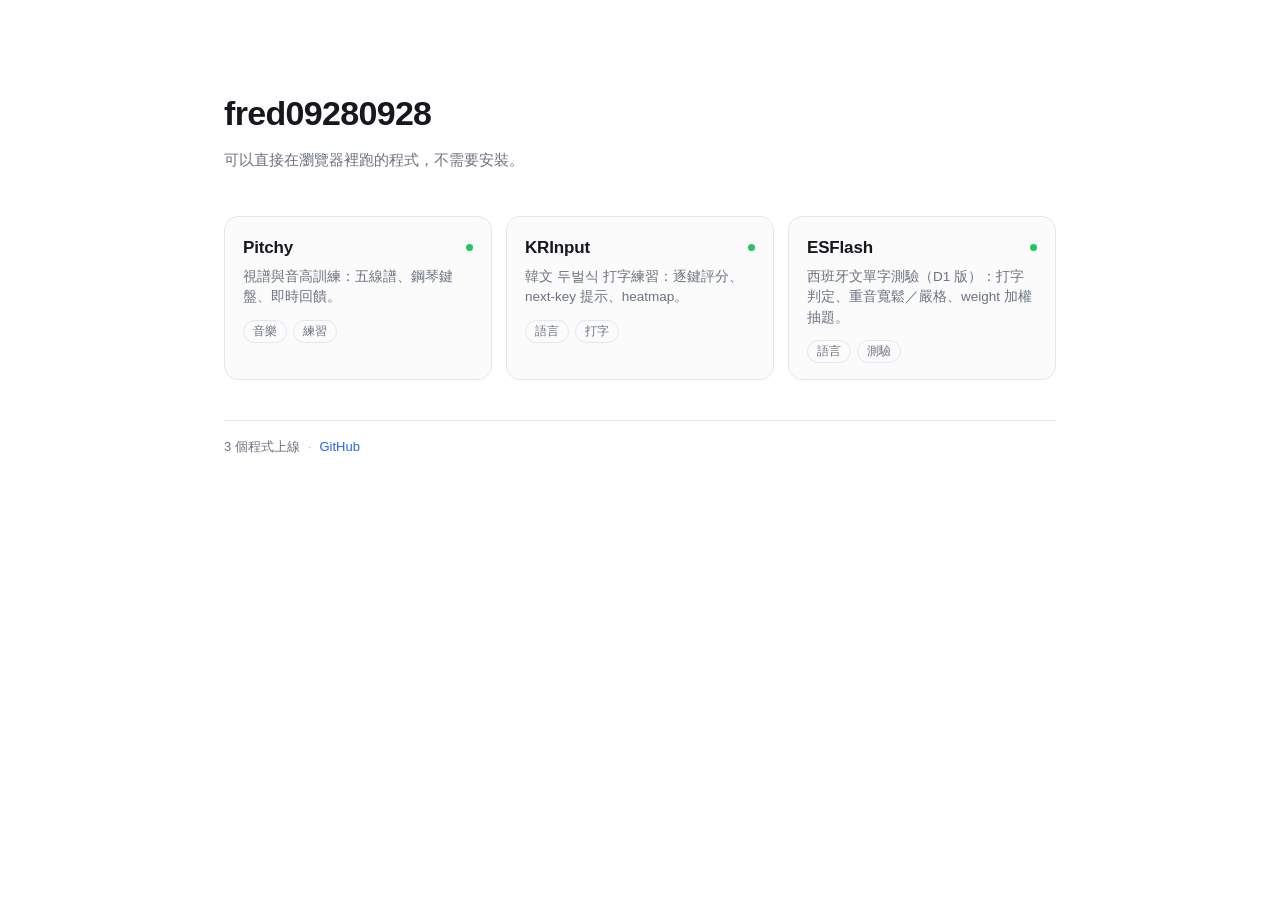
<file: index.html>
<!doctype html>
<html lang="zh-Hant">
<head>
<meta charset="utf-8">
<meta name="viewport" content="width=device-width, initial-scale=1">
<title>fred09280928 · 作品選單</title>
<meta name="description" content="fred09280928 的瀏覽器小工具選單：Pitchy、KRInput，以及之後新增的程式。">
<link rel="icon" href="data:image/svg+xml,<svg xmlns='http://www.w3.org/2000/svg' viewBox='0 0 100 100'><rect width='100' height='100' rx='22' fill='%23111'/><text x='50' y='68' font-size='54' font-family='system-ui' text-anchor='middle' fill='%23fff'>F</text></svg>">
<link rel="stylesheet" href="style.css">
</head>
<body>
<main>
  <header class="head">
    <h1>fred09280928</h1>
    <p class="sub">可以直接在瀏覽器裡跑的程式，不需要安裝。</p>
  </header>

  <section id="apps" class="grid" aria-label="程式清單"></section>

  <footer class="foot">
    <span id="count"></span>
    <span class="sep">·</span>
    <a href="https://github.com/fred09280928" rel="me">GitHub</a>
  </footer>
</main>

<script>
const TAGS_HIDDEN = new Set([]); // 預留：若要隱藏某些 tag 的分類

function card(app) {
  const a = document.createElement("a");
  a.className = "card" + (app.status === "soon" ? " soon" : "");
  a.href = app.url;
  a.rel = "noopener";
  if (app.status === "soon") a.setAttribute("aria-disabled", "true");

  const dot = app.status === "live" ? "dot live" : "dot";
  a.innerHTML =
    `<div class="row"><h2>${esc(app.name)}</h2><span class="${dot}" title="${app.status === "live" ? "已上線" : "施工中"}"></span></div>` +
    `<p class="desc">${esc(app.desc || "")}</p>` +
    (app.tags && app.tags.length
      ? `<ul class="tags">${app.tags.filter(t => !TAGS_HIDDEN.has(t)).map(t => `<li>${esc(t)}</li>`).join("")}</ul>`
      : "");
  return a;
}

function esc(s) {
  return String(s).replace(/[&<>"']/g, c => ({"&":"&amp;","<":"&lt;",">":"&gt;",'"':"&quot;","'":"&#39;"}[c]));
}

fetch("apps.json", { cache: "no-store" })
  .then(r => r.ok ? r.json() : Promise.reject(r.status))
  .then(list => {
    const box = document.getElementById("apps");
    list.forEach(app => box.appendChild(card(app)));
    const live = list.filter(a => a.status === "live").length;
    document.getElementById("count").textContent = `${live} 個程式上線`;
  })
  .catch(err => {
    document.getElementById("apps").innerHTML =
      `<p class="err">清單載入失敗（${err}）。請直接開 <a href="/pitchy/">Pitchy</a> 或 <a href="/KRInput/">KRInput</a>。</p>`;
  });
</script>
</body>
</html>
</file>
<file: style.css>
:root {
  --bg: #ffffff;
  --fg: #16181d;
  --muted: #6b7280;
  --line: #e5e7eb;
  --card: #fbfbfc;
  --hover: #f3f4f6;
  --accent: #2563eb;
}
@media (prefers-color-scheme: dark) {
  :root {
    --bg: #0e1116;
    --fg: #e8eaed;
    --muted: #9aa1ab;
    --line: #232830;
    --card: #151a21;
    --hover: #1b222b;
    --accent: #6ea8fe;
  }
}

* { box-sizing: border-box; }

html, body {
  margin: 0;
  background: var(--bg);
  color: var(--fg);
  font-family: -apple-system, BlinkMacSystemFont, "Segoe UI", "PingFang TC",
               "Noto Sans TC", "Helvetica Neue", Arial, sans-serif;
  -webkit-font-smoothing: antialiased;
  line-height: 1.5;
}

main {
  max-width: 880px;
  margin: 0 auto;
  padding: clamp(32px, 7vw, 88px) 24px 48px;
}

.head h1 {
  margin: 0;
  font-size: clamp(26px, 4vw, 34px);
  letter-spacing: -0.02em;
  font-weight: 650;
}

.head .sub {
  margin: 10px 0 0;
  color: var(--muted);
  font-size: 15px;
  max-width: 46ch;
}

.grid {
  display: grid;
  grid-template-columns: repeat(auto-fill, minmax(250px, 1fr));
  gap: 14px;
  margin-top: clamp(28px, 5vw, 44px);
}

.card {
  display: block;
  padding: 18px 18px 16px;
  border: 1px solid var(--line);
  border-radius: 14px;
  background: var(--card);
  color: inherit;
  text-decoration: none;
  transition: background .15s ease, border-color .15s ease, transform .15s ease;
}

.card:hover, .card:focus-visible {
  background: var(--hover);
  border-color: color-mix(in srgb, var(--accent) 45%, var(--line));
  transform: translateY(-1px);
  outline: none;
}

.card.soon { opacity: .62; }

.row {
  display: flex;
  align-items: center;
  gap: 8px;
}

.row h2 {
  margin: 0;
  font-size: 17px;
  font-weight: 600;
  letter-spacing: -0.01em;
}

.dot {
  width: 7px; height: 7px;
  margin-left: auto;
  border-radius: 50%;
  background: var(--muted);
  flex: none;
}
.dot.live { background: #22c55e; }

.desc {
  margin: 7px 0 0;
  color: var(--muted);
  font-size: 13.5px;
  min-height: 2.8em;
}

.tags {
  list-style: none;
  display: flex;
  flex-wrap: wrap;
  gap: 6px;
  padding: 0;
  margin: 12px 0 0;
}

.tags li {
  font-size: 11.5px;
  color: var(--muted);
  border: 1px solid var(--line);
  border-radius: 999px;
  padding: 2px 9px;
}

.foot {
  margin-top: 40px;
  padding-top: 16px;
  border-top: 1px solid var(--line);
  color: var(--muted);
  font-size: 13px;
  display: flex;
  gap: 8px;
  align-items: center;
}

.foot a { color: var(--accent); text-decoration: none; }
.foot a:hover { text-decoration: underline; }
.sep { opacity: .5; }

.err {
  grid-column: 1 / -1;
  color: var(--muted);
  font-size: 14px;
}
.err a { color: var(--accent); }

@media (prefers-reduced-motion: reduce) {
  .card { transition: none; }
}
</file>
